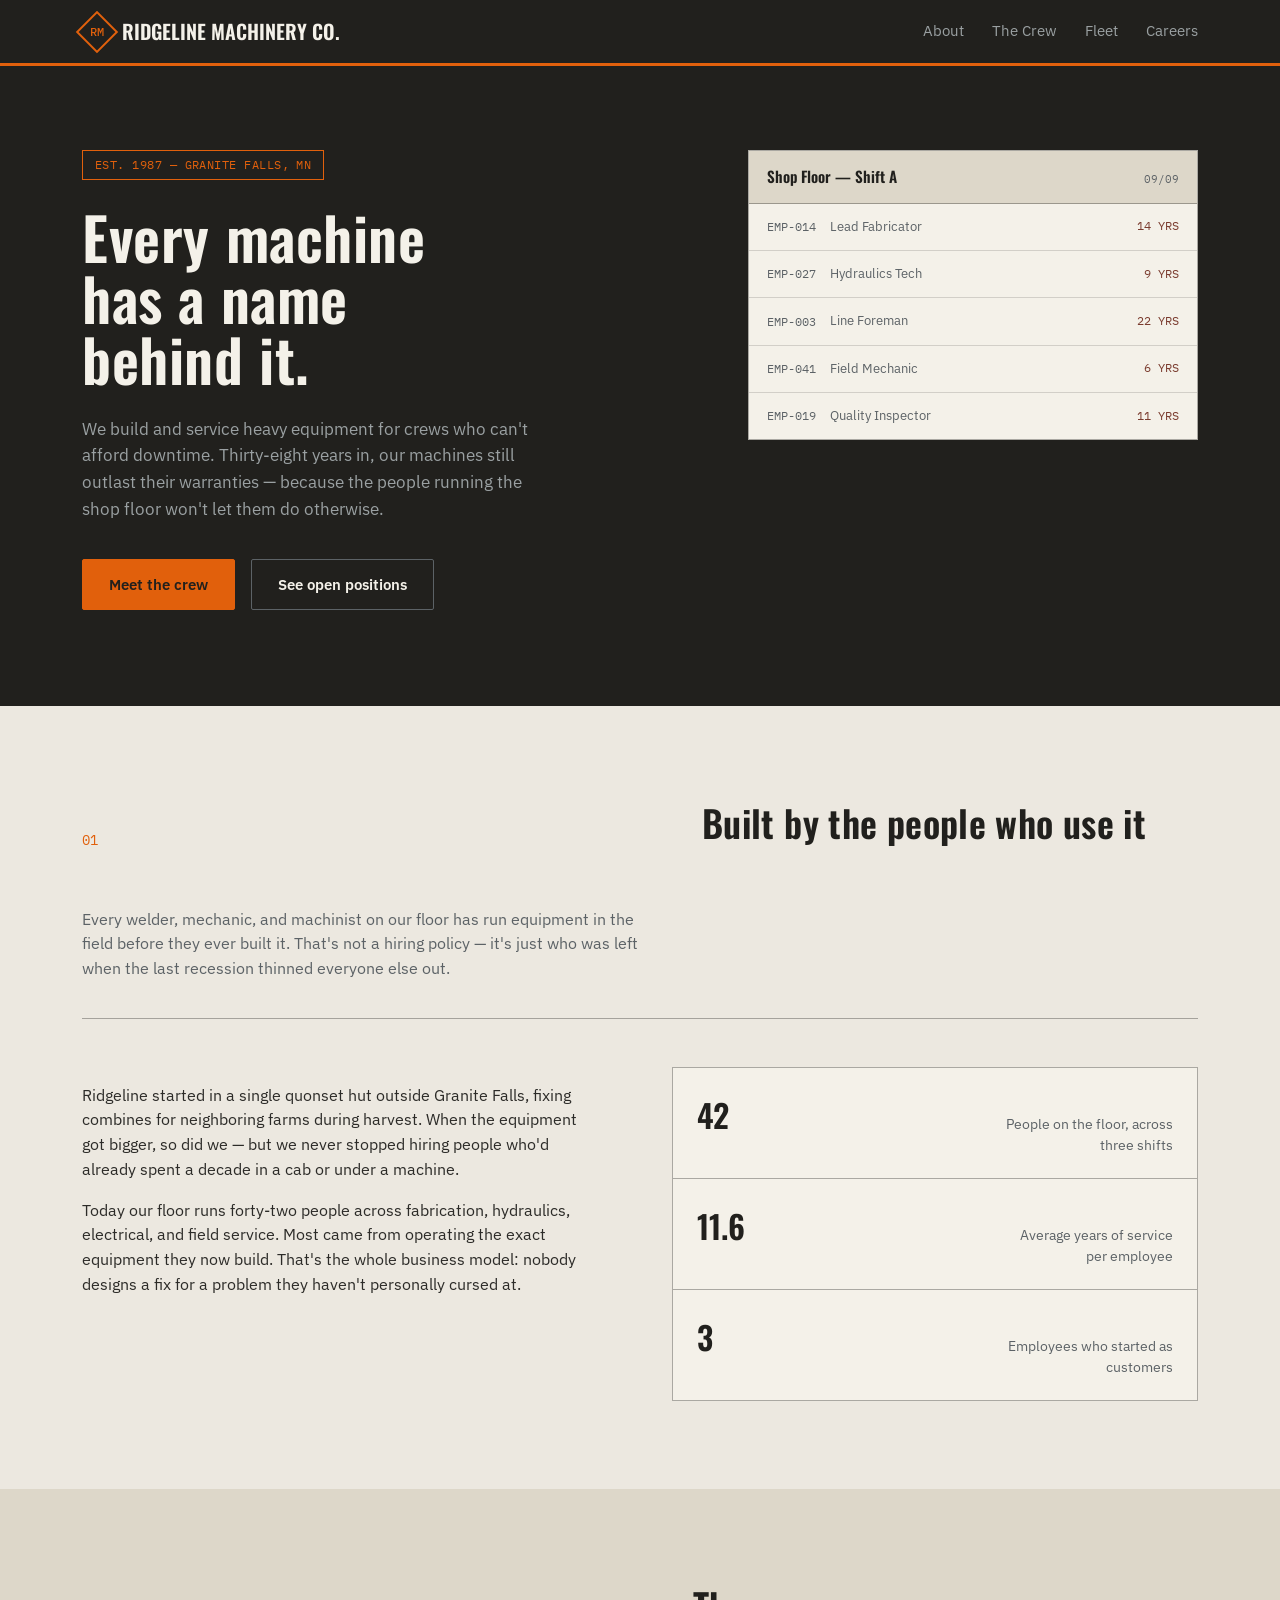
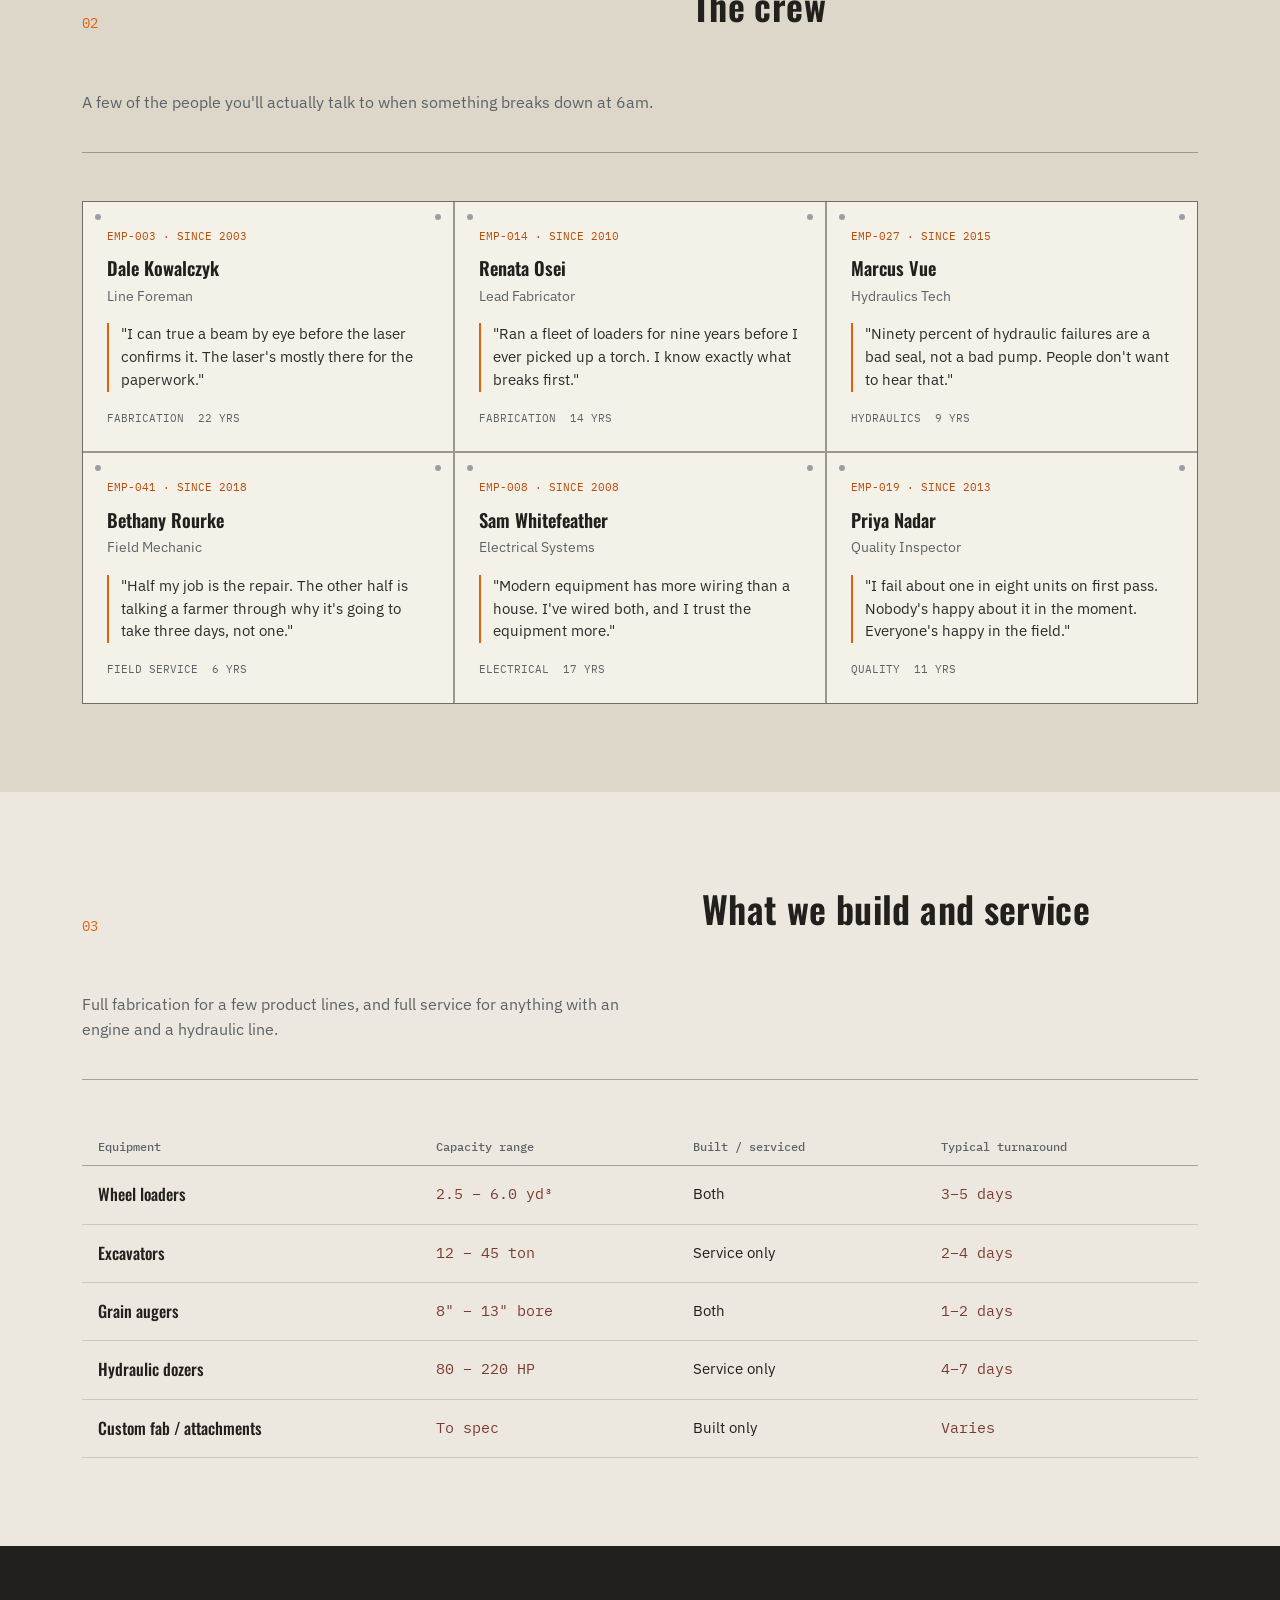
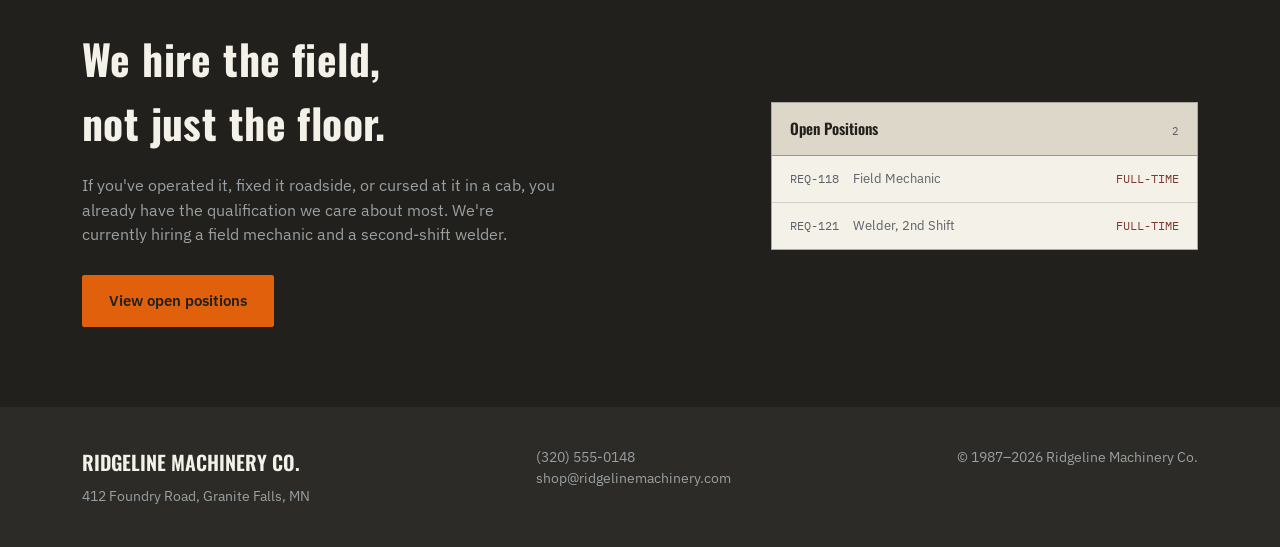
<file: ridgeline-machinery.html>
<!DOCTYPE html>
<html lang="en">
<head>
<meta charset="UTF-8">
<meta name="viewport" content="width=device-width, initial-scale=1.0">
<title>Ridgeline Machinery Co. — The crew behind every load</title>
<style>
  @import url('https://fonts.googleapis.com/css2?family=Oswald:wght@400;500;600;700&family=IBM+Plex+Sans:wght@400;500;600&family=IBM+Plex+Mono:wght@500&display=swap');

  :root{
    --ink: #21201d;
    --graphite: #2c2b28;
    --steel: #5c6266;
    --steel-light: #9aa0a2;
    --concrete: #ece8e0;
    --concrete-dark: #ddd7c9;
    --plate: #f4f1e9;
    --orange: #e1600c;
    --orange-dark: #b84c09;
    --rust: #7a3b2e;
    --line: rgba(33,32,29,0.16);
    --line-strong: rgba(33,32,29,0.35);
    --radius: 2px;
  }

  *{ box-sizing: border-box; }
  html{ scroll-behavior: smooth; }
  @media (prefers-reduced-motion: reduce){
    html{ scroll-behavior: auto; }
    *{ animation-duration: 0.001ms !important; animation-iteration-count: 1 !important; transition-duration: 0.001ms !important; }
  }

  body{
    margin: 0;
    background: var(--concrete);
    color: var(--ink);
    font-family: 'IBM Plex Sans', sans-serif;
    font-size: 16px;
    line-height: 1.55;
  }

  h1,h2,h3{
    font-family: 'Oswald', sans-serif;
    margin: 0;
    color: var(--ink);
    letter-spacing: 0.01em;
  }

  a{ color: inherit; }
  .mono{ font-family: 'IBM Plex Mono', monospace; }

  .wrap{
    max-width: 1180px;
    margin: 0 auto;
    padding: 0 32px;
  }

  /* ---------- Header ---------- */
  header{
    position: sticky; top: 0; z-index: 50;
    background: var(--ink);
    border-bottom: 3px solid var(--orange);
  }
  .header-inner{
    display: flex; align-items: center; justify-content: space-between;
    padding: 16px 32px;
    max-width: 1180px; margin: 0 auto;
  }
  .brand{
    display: flex; align-items: center; gap: 10px;
    color: var(--plate);
    font-family: 'Oswald', sans-serif;
    font-weight: 600;
    font-size: 1.25rem;
  }
  .brand-mark{
    width: 30px; height: 30px;
    border: 2px solid var(--orange);
    display: grid; place-items: center;
    color: var(--orange);
    font-family: 'IBM Plex Mono', monospace;
    font-weight: 500;
    font-size: 0.75rem;
    transform: rotate(45deg);
    flex-shrink: 0;
  }
  .brand-mark span{ transform: rotate(-45deg); }
  nav{ display: flex; gap: 28px; }
  nav a{
    color: var(--steel-light);
    text-decoration: none;
    font-size: 0.92rem;
  }
  nav a:hover, nav a:focus-visible{ color: var(--plate); }
  a:focus-visible, button:focus-visible{
    outline: 2px solid var(--orange);
    outline-offset: 3px;
  }
  .nav-toggle{ display: none; }

  /* ---------- Hero ---------- */
  .hero{
    background: var(--ink);
    color: var(--plate);
    padding: 84px 0 96px;
    position: relative;
    overflow: hidden;
  }
  .hero-grid{
    display: grid;
    grid-template-columns: 1.15fr 0.85fr;
    gap: 56px;
    align-items: start;
  }
  .kicker-tag{
    display: inline-flex;
    align-items: center;
    gap: 8px;
    border: 1px solid var(--orange);
    color: var(--orange);
    padding: 5px 12px;
    font-family: 'IBM Plex Mono', monospace;
    font-size: 0.72rem;
    letter-spacing: 0.04em;
    margin-bottom: 26px;
    opacity: 0;
    animation: settle 0.6s ease-out 0.05s forwards;
  }
  .hero h1{
    font-size: clamp(2.4rem, 4.6vw, 4rem);
    line-height: 1.04;
    font-weight: 600;
    color: var(--plate);
    max-width: 12ch;
    opacity: 0;
    animation: settle 0.7s ease-out 0.15s forwards;
  }
  .hero p.lede{
    margin-top: 26px;
    max-width: 46ch;
    color: var(--steel-light);
    font-size: 1.08rem;
    opacity: 0;
    animation: settle 0.7s ease-out 0.3s forwards;
  }
  .hero-ctas{
    margin-top: 36px;
    display: flex; gap: 16px; flex-wrap: wrap;
    opacity: 0;
    animation: settle 0.7s ease-out 0.42s forwards;
  }
  @keyframes settle{
    from{ opacity: 0; transform: translateY(14px); }
    to{ opacity: 1; transform: translateY(0); }
  }

  .btn{
    display: inline-block;
    padding: 13px 26px;
    font-family: 'IBM Plex Sans', sans-serif;
    font-weight: 600;
    font-size: 0.95rem;
    text-decoration: none;
    border-radius: var(--radius);
    transition: background 0.15s ease, color 0.15s ease, border-color 0.15s ease;
  }
  .btn-primary{
    background: var(--orange);
    color: var(--ink);
    border: 1px solid var(--orange);
  }
  .btn-primary:hover{ background: var(--orange-dark); border-color: var(--orange-dark); }
  .btn-ghost{
    background: transparent;
    color: var(--plate);
    border: 1px solid var(--steel);
  }
  .btn-ghost:hover{ border-color: var(--plate); }

  /* Work-order roster card in hero */
  .roster{
    background: var(--plate);
    color: var(--ink);
    border: 1px solid var(--line-strong);
    opacity: 0;
    animation: settle 0.7s ease-out 0.55s forwards;
  }
  .roster-head{
    display: flex; justify-content: space-between; align-items: baseline;
    padding: 14px 18px;
    border-bottom: 1px solid var(--line-strong);
    background: var(--concrete-dark);
  }
  .roster-head .mono{ font-size: 0.7rem; color: var(--steel); }
  .roster-title{ font-family: 'Oswald', sans-serif; font-weight: 600; font-size: 0.95rem; }
  .roster-row{
    display: grid;
    grid-template-columns: auto 1fr auto;
    gap: 14px;
    padding: 13px 18px;
    border-bottom: 1px solid var(--line);
    font-size: 0.9rem;
    align-items: center;
  }
  .roster-row:last-child{ border-bottom: none; }
  .roster-row .id{ font-family: 'IBM Plex Mono', monospace; font-size: 0.72rem; color: var(--steel); }
  .roster-row .role{ color: var(--steel); font-size: 0.82rem; }
  .roster-row .yrs{ font-family: 'IBM Plex Mono', monospace; font-size: 0.75rem; color: var(--rust); white-space: nowrap; }

  /* ---------- Section shared ---------- */
  section{ padding: 88px 0; }
  .section-head{
    display: grid;
    grid-template-columns: auto 1fr;
    gap: 40px;
    align-items: end;
    margin-bottom: 48px;
    border-bottom: 1px solid var(--line-strong);
    padding-bottom: 22px;
  }
  .section-num{
    font-family: 'IBM Plex Mono', monospace;
    color: var(--orange);
    font-size: 0.85rem;
  }
  .section-head h2{
    font-size: clamp(1.7rem, 3vw, 2.3rem);
    font-weight: 600;
  }
  .section-intro{
    max-width: 58ch;
    color: var(--steel);
    justify-self: end;
    text-align: left;
    font-size: 0.98rem;
  }
  @media (max-width: 720px){
    .section-head{ grid-template-columns: 1fr; }
    .section-intro{ justify-self: start; }
  }

  /* ---------- About ---------- */
  .about-grid{
    display: grid;
    grid-template-columns: 1fr 1fr;
    gap: 64px;
  }
  .about-copy p{ color: var(--graphite); max-width: 52ch; }
  .about-copy p + p{ margin-top: 16px; }
  .stat-plate{
    border: 1px solid var(--line-strong);
    background: var(--plate);
    padding: 22px 24px;
  }
  .stat-plate + .stat-plate{ border-top: none; }
  .stat-row{ display: flex; align-items: baseline; justify-content: space-between; }
  .stat-num{ font-family: 'Oswald', sans-serif; font-size: 2rem; font-weight: 600; color: var(--ink); }
  .stat-label{ color: var(--steel); font-size: 0.85rem; max-width: 22ch; text-align: right; }

  /* ---------- Team plates ---------- */
  .team-grid{
    display: grid;
    grid-template-columns: repeat(3, 1fr);
    gap: 2px;
    background: var(--line-strong);
    border: 1px solid var(--line-strong);
  }
  .plate-card{
    background: var(--plate);
    padding: 26px 24px 24px;
    position: relative;
  }
  .plate-card::before, .plate-card::after{
    content: '';
    position: absolute;
    width: 6px; height: 6px;
    border-radius: 50%;
    background: var(--steel-light);
    top: 12px;
  }
  .plate-card::before{ left: 12px; }
  .plate-card::after{ right: 12px; }
  .plate-id{
    font-family: 'IBM Plex Mono', monospace;
    font-size: 0.68rem;
    color: var(--orange-dark);
    margin-bottom: 10px;
  }
  .plate-name{ font-family: 'Oswald', sans-serif; font-weight: 600; font-size: 1.15rem; }
  .plate-role{ color: var(--steel); font-size: 0.86rem; margin-top: 3px; }
  .plate-quote{
    margin-top: 16px;
    font-size: 0.92rem;
    color: var(--graphite);
    border-left: 2px solid var(--orange);
    padding-left: 12px;
  }
  .plate-meta{
    margin-top: 18px;
    display: flex; gap: 14px;
    font-family: 'IBM Plex Mono', monospace;
    font-size: 0.7rem;
    color: var(--steel);
  }
  @media (max-width: 900px){ .team-grid{ grid-template-columns: repeat(2, 1fr); } }
  @media (max-width: 600px){ .team-grid{ grid-template-columns: 1fr; } }

  /* ---------- Fleet spec table ---------- */
  .spec-table{ width: 100%; border-collapse: collapse; }
  .spec-table th{
    text-align: left;
    font-family: 'IBM Plex Mono', monospace;
    font-weight: 500;
    font-size: 0.72rem;
    color: var(--steel);
    padding: 10px 16px;
    border-bottom: 1px solid var(--line-strong);
  }
  .spec-table td{
    padding: 16px;
    border-bottom: 1px solid var(--line);
    font-size: 0.95rem;
    vertical-align: top;
  }
  .spec-table td.equip{ font-family: 'Oswald', sans-serif; font-weight: 500; font-size: 1.02rem; }
  .spec-table td.num{ font-family: 'IBM Plex Mono', monospace; color: var(--rust); }
  .spec-table tr:hover td{ background: var(--plate); }

  /* ---------- Careers CTA ---------- */
  .careers{
    background: var(--ink);
    color: var(--plate);
    padding: 80px 0;
  }
  .careers-grid{
    display: grid;
    grid-template-columns: 1.2fr 0.8fr;
    gap: 48px;
    align-items: center;
  }
  .careers h2{ color: var(--plate); font-size: clamp(1.8rem, 3.4vw, 2.6rem); max-width: 14ch; }
  .careers p{ color: var(--steel-light); margin-top: 18px; max-width: 48ch; }
  @media (max-width: 800px){ .careers-grid, .about-grid, .hero-grid{ grid-template-columns: 1fr; } }

  /* ---------- Footer ---------- */
  footer{
    background: var(--graphite);
    color: var(--steel-light);
    padding: 40px 0;
    font-size: 0.85rem;
  }
  .footer-grid{
    display: flex; justify-content: space-between; flex-wrap: wrap; gap: 20px;
  }
  footer a{ color: var(--steel-light); text-decoration: none; }
  footer a:hover{ color: var(--plate); }

  @media (max-width: 640px){
    .wrap{ padding: 0 20px; }
    nav{ display: none; }
  }
</style>
</head>
<body>

<header>
  <div class="header-inner">
    <div class="brand">
      <div class="brand-mark"><span>RM</span></div>
      RIDGELINE MACHINERY CO.
    </div>
    <nav>
      <a href="#about">About</a>
      <a href="#team">The Crew</a>
      <a href="#fleet">Fleet</a>
      <a href="#careers">Careers</a>
    </nav>
  </div>
</header>

<section class="hero">
  <div class="wrap hero-grid">
    <div>
      <span class="kicker-tag">EST. 1987 — GRANITE FALLS, MN</span>
      <h1>Every machine has a name behind it.</h1>
      <p class="lede">We build and service heavy equipment for crews who can't afford downtime. Thirty-eight years in, our machines still outlast their warranties — because the people running the shop floor won't let them do otherwise.</p>
      <div class="hero-ctas">
        <a href="#team" class="btn btn-primary">Meet the crew</a>
        <a href="#careers" class="btn btn-ghost">See open positions</a>
      </div>
    </div>
    <div class="roster">
      <div class="roster-head">
        <span class="roster-title">Shop Floor — Shift A</span>
        <span class="mono">09/09</span>
      </div>
      <div class="roster-row"><span class="id">EMP-014</span><span class="role">Lead Fabricator</span><span class="yrs">14 YRS</span></div>
      <div class="roster-row"><span class="id">EMP-027</span><span class="role">Hydraulics Tech</span><span class="yrs">9 YRS</span></div>
      <div class="roster-row"><span class="id">EMP-003</span><span class="role">Line Foreman</span><span class="yrs">22 YRS</span></div>
      <div class="roster-row"><span class="id">EMP-041</span><span class="role">Field Mechanic</span><span class="yrs">6 YRS</span></div>
      <div class="roster-row"><span class="id">EMP-019</span><span class="role">Quality Inspector</span><span class="yrs">11 YRS</span></div>
    </div>
  </div>
</section>

<section id="about">
  <div class="wrap">
    <div class="section-head">
      <span class="section-num">01</span>
      <h2>Built by the people who use it</h2>
      <p class="section-intro">Every welder, mechanic, and machinist on our floor has run equipment in the field before they ever built it. That's not a hiring policy — it's just who was left when the last recession thinned everyone else out.</p>
    </div>
    <div class="about-grid">
      <div class="about-copy">
        <p>Ridgeline started in a single quonset hut outside Granite Falls, fixing combines for neighboring farms during harvest. When the equipment got bigger, so did we — but we never stopped hiring people who'd already spent a decade in a cab or under a machine.</p>
        <p>Today our floor runs forty-two people across fabrication, hydraulics, electrical, and field service. Most came from operating the exact equipment they now build. That's the whole business model: nobody designs a fix for a problem they haven't personally cursed at.</p>
      </div>
      <div>
        <div class="stat-plate">
          <div class="stat-row"><span class="stat-num">42</span><span class="stat-label">People on the floor, across three shifts</span></div>
        </div>
        <div class="stat-plate">
          <div class="stat-row"><span class="stat-num">11.6</span><span class="stat-label">Average years of service per employee</span></div>
        </div>
        <div class="stat-plate">
          <div class="stat-row"><span class="stat-num">3</span><span class="stat-label">Employees who started as customers</span></div>
        </div>
      </div>
    </div>
  </div>
</section>

<section id="team" style="background: var(--concrete-dark);">
  <div class="wrap">
    <div class="section-head">
      <span class="section-num">02</span>
      <h2>The crew</h2>
      <p class="section-intro">A few of the people you'll actually talk to when something breaks down at 6am.</p>
    </div>
    <div class="team-grid">
      <div class="plate-card">
        <div class="plate-id">EMP-003 · SINCE 2003</div>
        <div class="plate-name">Dale Kowalczyk</div>
        <div class="plate-role">Line Foreman</div>
        <div class="plate-quote">"I can true a beam by eye before the laser confirms it. The laser's mostly there for the paperwork."</div>
        <div class="plate-meta"><span>FABRICATION</span><span>22 YRS</span></div>
      </div>
      <div class="plate-card">
        <div class="plate-id">EMP-014 · SINCE 2010</div>
        <div class="plate-name">Renata Osei</div>
        <div class="plate-role">Lead Fabricator</div>
        <div class="plate-quote">"Ran a fleet of loaders for nine years before I ever picked up a torch. I know exactly what breaks first."</div>
        <div class="plate-meta"><span>FABRICATION</span><span>14 YRS</span></div>
      </div>
      <div class="plate-card">
        <div class="plate-id">EMP-027 · SINCE 2015</div>
        <div class="plate-name">Marcus Vue</div>
        <div class="plate-role">Hydraulics Tech</div>
        <div class="plate-quote">"Ninety percent of hydraulic failures are a bad seal, not a bad pump. People don't want to hear that."</div>
        <div class="plate-meta"><span>HYDRAULICS</span><span>9 YRS</span></div>
      </div>
      <div class="plate-card">
        <div class="plate-id">EMP-041 · SINCE 2018</div>
        <div class="plate-name">Bethany Rourke</div>
        <div class="plate-role">Field Mechanic</div>
        <div class="plate-quote">"Half my job is the repair. The other half is talking a farmer through why it's going to take three days, not one."</div>
        <div class="plate-meta"><span>FIELD SERVICE</span><span>6 YRS</span></div>
      </div>
      <div class="plate-card">
        <div class="plate-id">EMP-008 · SINCE 2008</div>
        <div class="plate-name">Sam Whitefeather</div>
        <div class="plate-role">Electrical Systems</div>
        <div class="plate-quote">"Modern equipment has more wiring than a house. I've wired both, and I trust the equipment more."</div>
        <div class="plate-meta"><span>ELECTRICAL</span><span>17 YRS</span></div>
      </div>
      <div class="plate-card">
        <div class="plate-id">EMP-019 · SINCE 2013</div>
        <div class="plate-name">Priya Nadar</div>
        <div class="plate-role">Quality Inspector</div>
        <div class="plate-quote">"I fail about one in eight units on first pass. Nobody's happy about it in the moment. Everyone's happy in the field."</div>
        <div class="plate-meta"><span>QUALITY</span><span>11 YRS</span></div>
      </div>
    </div>
  </div>
</section>

<section id="fleet">
  <div class="wrap">
    <div class="section-head">
      <span class="section-num">03</span>
      <h2>What we build and service</h2>
      <p class="section-intro">Full fabrication for a few product lines, and full service for anything with an engine and a hydraulic line.</p>
    </div>
    <table class="spec-table">
      <thead>
        <tr>
          <th>Equipment</th>
          <th>Capacity range</th>
          <th>Built / serviced</th>
          <th>Typical turnaround</th>
        </tr>
      </thead>
      <tbody>
        <tr>
          <td class="equip">Wheel loaders</td>
          <td class="num">2.5 – 6.0 yd³</td>
          <td>Both</td>
          <td class="num">3–5 days</td>
        </tr>
        <tr>
          <td class="equip">Excavators</td>
          <td class="num">12 – 45 ton</td>
          <td>Service only</td>
          <td class="num">2–4 days</td>
        </tr>
        <tr>
          <td class="equip">Grain augers</td>
          <td class="num">8" – 13" bore</td>
          <td>Both</td>
          <td class="num">1–2 days</td>
        </tr>
        <tr>
          <td class="equip">Hydraulic dozers</td>
          <td class="num">80 – 220 HP</td>
          <td>Service only</td>
          <td class="num">4–7 days</td>
        </tr>
        <tr>
          <td class="equip">Custom fab / attachments</td>
          <td class="num">To spec</td>
          <td>Built only</td>
          <td class="num">Varies</td>
        </tr>
      </tbody>
    </table>
  </div>
</section>

<section class="careers" id="careers">
  <div class="wrap careers-grid">
    <div>
      <h2>We hire the field, not just the floor.</h2>
      <p>If you've operated it, fixed it roadside, or cursed at it in a cab, you already have the qualification we care about most. We're currently hiring a field mechanic and a second-shift welder.</p>
      <div class="hero-ctas" style="margin-top: 28px;">
        <a href="#" class="btn btn-primary">View open positions</a>
      </div>
    </div>
    <div class="roster" style="animation:none; opacity:1;">
      <div class="roster-head">
        <span class="roster-title">Open Positions</span>
        <span class="mono">2</span>
      </div>
      <div class="roster-row"><span class="id">REQ-118</span><span class="role">Field Mechanic</span><span class="yrs">FULL-TIME</span></div>
      <div class="roster-row"><span class="id">REQ-121</span><span class="role">Welder, 2nd Shift</span><span class="yrs">FULL-TIME</span></div>
    </div>
  </div>
</section>

<footer>
  <div class="wrap footer-grid">
    <div>
      <div class="brand" style="color: var(--plate); margin-bottom: 8px;">RIDGELINE MACHINERY CO.</div>
      <div>412 Foundry Road, Granite Falls, MN</div>
    </div>
    <div>
      <div>(320) 555-0148</div>
      <div><a href="mailto:shop@ridgelinemachinery.com">shop@ridgelinemachinery.com</a></div>
    </div>
    <div>© 1987–2026 Ridgeline Machinery Co.</div>
  </div>
</footer>

</body>
</html>
</file>
